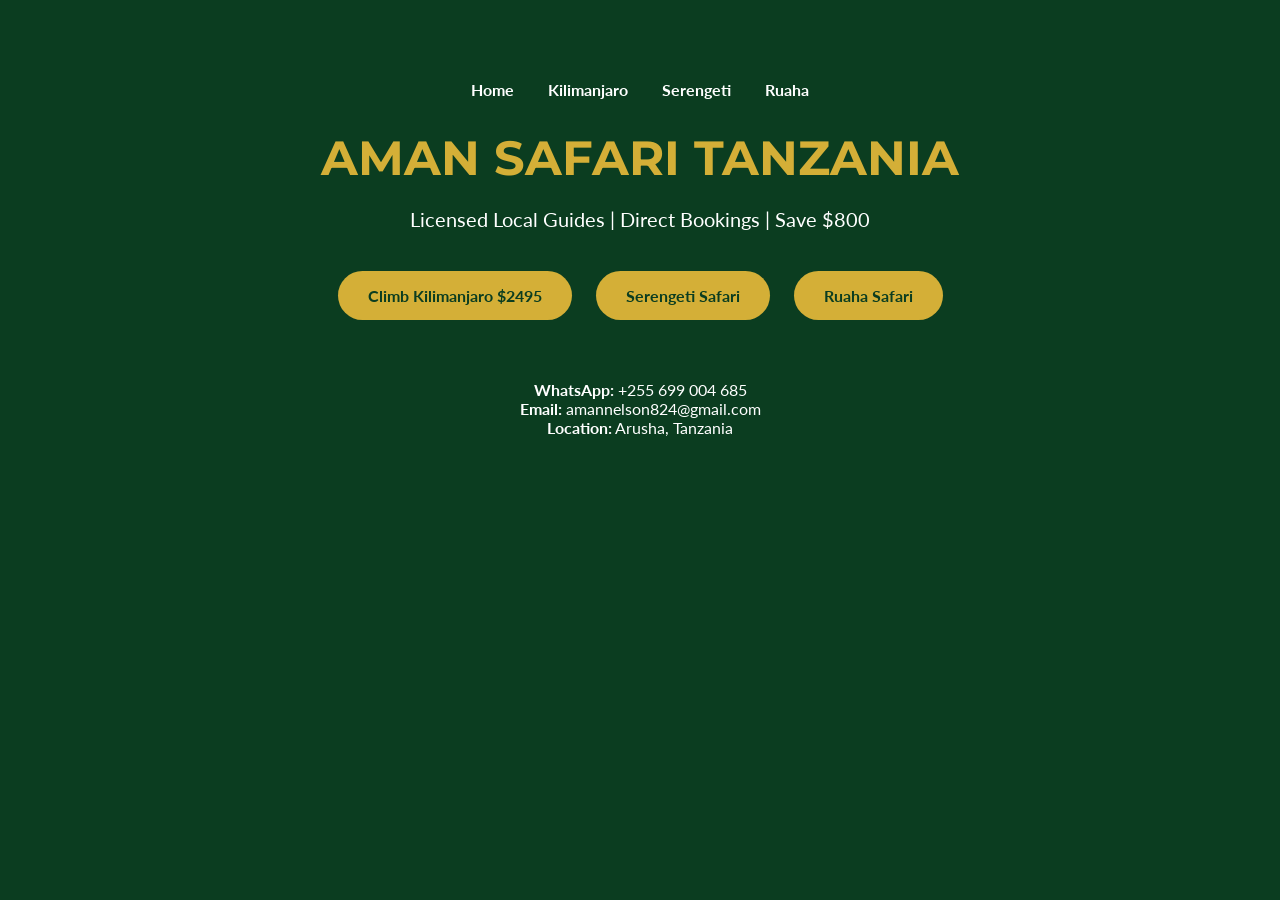
<file: Index.html>
<!DOCTYPE html>
<html lang="en">
<head>
    <meta charset="UTF-8">
    <meta name="viewport" content="width=device-width, initial-scale=1.0">
    <title>Aman Safari | Tanzania Safari Tours & Kilimanjaro Climbs</title>
    <meta name="description" content="Book direct with Aman Safari. Serengeti safaris, Kilimanjaro climbs, Ruaha tours. Licensed local guides from Arusha. Save $800 vs agencies.">
    <link rel="icon" href="data:image/svg+xml,<svg xmlns='http://www.w3.org/2000/svg' viewBox='0 0 100 100'><rect width='100' height='100' rx='20' fill='%230B3D20'/><text x='50' y='58' font-family='Montserrat,Arial,sans-serif' font-size='28' font-weight='700' fill='%23D4AF37' text-anchor='middle'>AMAN</text></svg>">
    <style>
        @import url('https://fonts.googleapis.com/css2?family=Montserrat:wght@700;900&family=Lato:wght@400;700&display=swap');
        * { margin: 0; padding: 0; box-sizing: border-box; }
        body { 
            font-family: 'Lato', sans-serif;
            background: #0B3D20; 
            color: white;
            text-align: center;
            padding: 50px 20px;
        }
        h1 { font-family: 'Montserrat', sans-serif; font-size: 48px; color: #D4AF37; margin-bottom: 20px; }
        .btn {
            background: #D4AF37;
            color: #0B3D20;
            padding: 15px 30px;
            border-radius: 50px;
            text-decoration: none;
            font-weight: 700;
            display: inline-block;
            margin: 10px;
        }
        nav { margin: 30px 0; }
        nav a { color: white; margin: 0 15px; text-decoration: none; font-weight: 700; }
    </style>
</head>
<body>
    <nav>
        <a href="index.html">Home</a>
        <a href="kilimanjaro.html">Kilimanjaro</a>
        <a href="serengeti.html">Serengeti</a>
        <a href="ruaha.html">Ruaha</a>
    </nav>
    
    <h1>AMAN SAFARI TANZANIA</h1>
    <p style="font-size: 20px; margin-bottom: 30px;">Licensed Local Guides | Direct Bookings | Save $800</p>
    
    <a href="kilimanjaro.html" class="btn">Climb Kilimanjaro $2495</a>
    <a href="serengeti.html" class="btn">Serengeti Safari</a>
    <a href="ruaha.html" class="btn">Ruaha Safari</a>
    
    <div style="margin-top: 50px;">
        <p><strong>WhatsApp:</strong> +255 699 004 685</p>
        <p><strong>Email:</strong> amannelson824@gmail.com</p>
        <p><strong>Location:</strong> Arusha, Tanzania</p>
    </div>
</body>
  </html>
</file>
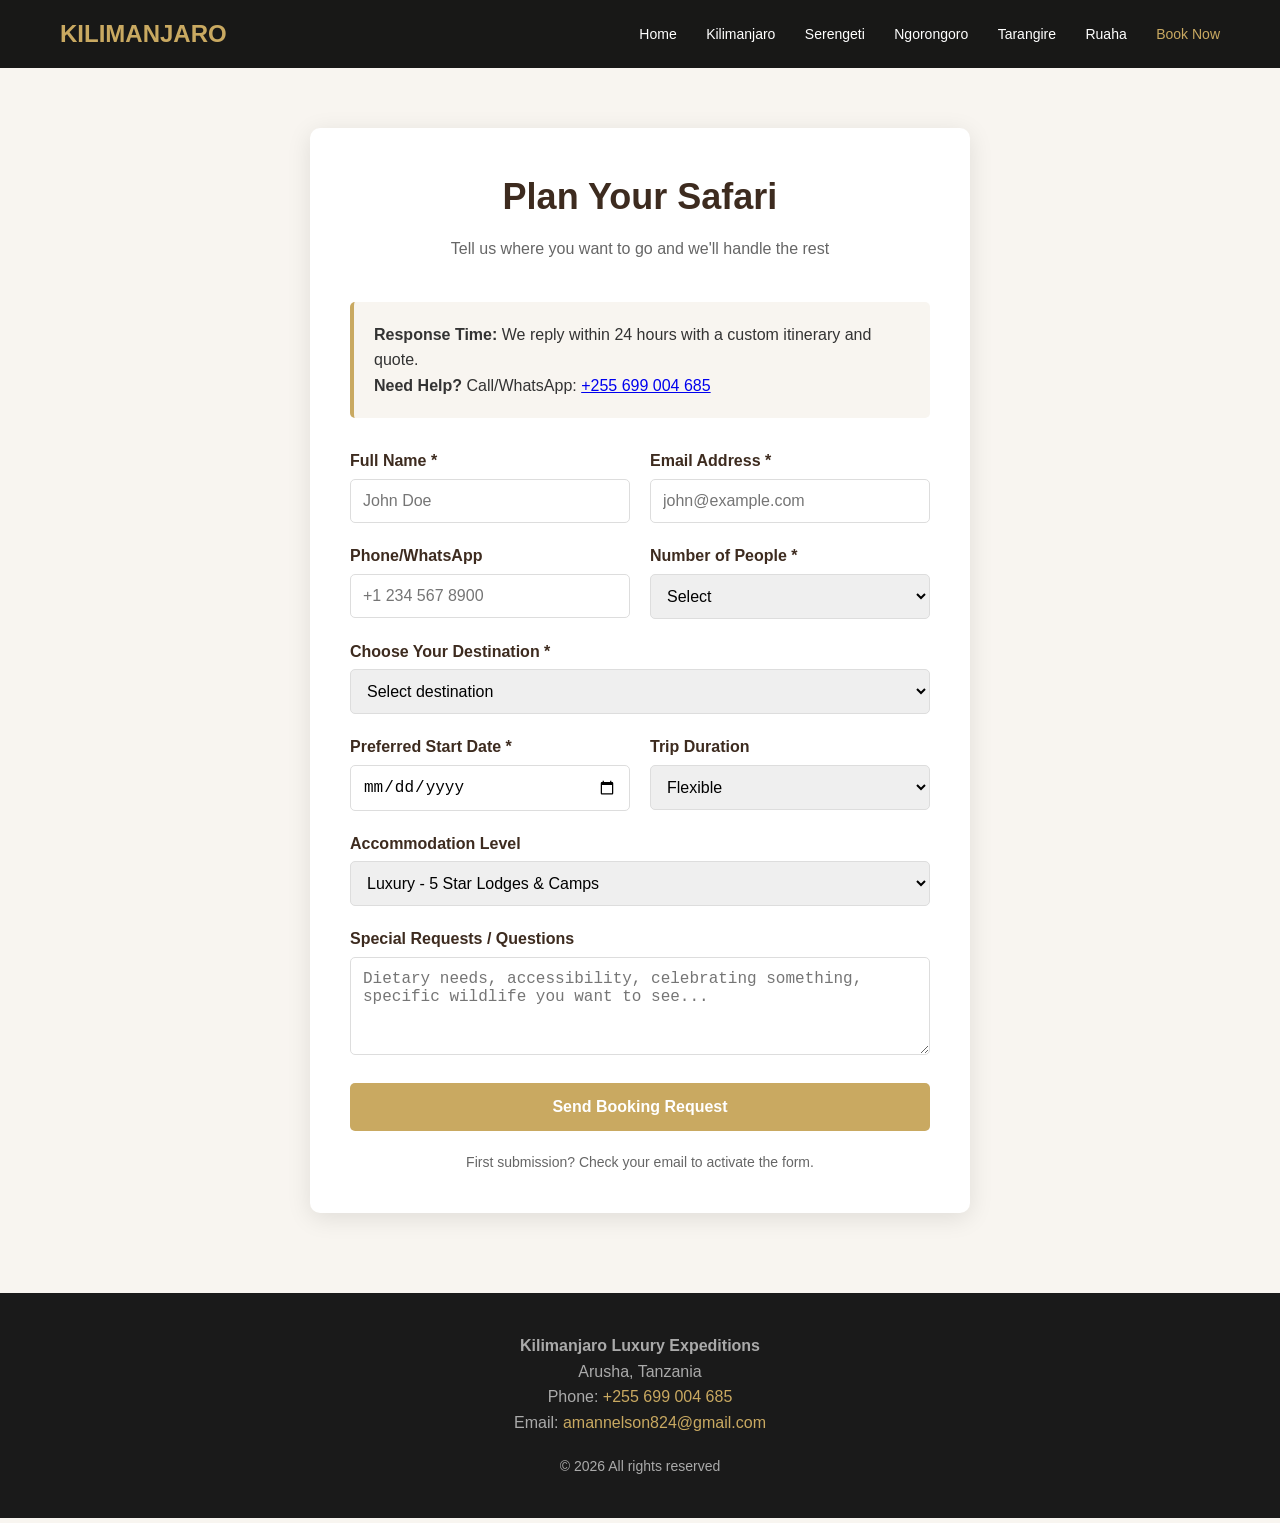
<file: booking.html>
<!DOCTYPE html>
<html lang="en">
<head>
<meta charset="UTF-8">
<meta name="viewport" content="width=device-width, initial-scale=1.0">
<title>Book Your Safari - Kilimanjaro Luxury Expeditions</title>
<style>
    * { margin: 0; padding: 0; box-sizing: border-box; }
    body { font-family: Arial, sans-serif; line-height: 1.6; color: #333; background: #F8F5F0; }

    header {
        background: rgba(0,0,0,0.9);
        padding: 15px 0;
    }

    nav {
        max-width: 1200px;
        margin: 0 auto;
        padding: 0 20px;
        display: flex;
        justify-content: space-between;
        align-items: center;
    }

   .logo { color: #C9A961; font-size: 24px; font-weight: bold; }
   .menu a {
        color: white;
        text-decoration: none;
        margin-left: 25px;
        font-size: 14px;
    }
   .menu a:hover,.menu a.active { color: #C9A961; }

   .booking-container {
        max-width: 700px;
        margin: 60px auto;
        padding: 0 20px;
    }

   .booking-box {
        background: white;
        padding: 40px;
        border-radius: 10px;
        box-shadow: 0 5px 25px rgba(0,0,0,0.1);
    }

    h1 {
        text-align: center;
        font-size: 36px;
        margin-bottom: 10px;
        color: #3D2B1F;
    }

   .subtitle {
        text-align: center;
        color: #666;
        margin-bottom: 40px;
    }

   .form-group { margin-bottom: 20px; }

    label {
        display: block;
        margin-bottom: 5px;
        font-weight: bold;
        color: #3D2B1F;
    }

    input, select, textarea {
        width: 100%;
        padding: 12px;
        border: 1px solid #ddd;
        border-radius: 5px;
        font-size: 16px;
    }

    input:focus, select:focus, textarea:focus {
        outline: none;
        border-color: #C9A961;
    }

   .form-row {
        display: grid;
        grid-template-columns: 1fr 1fr;
        gap: 20px;
    }

   .btn {
        background: #C9A961;
        color: white;
        padding: 15px 40px;
        border: none;
        border-radius: 5px;
        cursor: pointer;
        font-size: 16px;
        width: 100%;
        font-weight: bold;
    }

   .btn:hover { background: #B89650; }

   .info-box {
        background: #F8F5F0;
        padding: 20px;
        border-radius: 5px;
        margin-bottom: 30px;
        border-left: 4px solid #C9A961;
    }

    footer {
        background: #1A1A1A;
        color: #aaa;
        text-align: center;
        padding: 40px 20px;
        margin-top: 80px;
    }

    footer a { color: #C9A961; text-decoration: none; }

    @media (max-width: 768px) {
       .form-row { grid-template-columns: 1fr; }
       .menu a { margin-left: 15px; font-size: 12px; }
       .booking-box { padding: 25px; }
    }
</style>
</head>
<body>

<header>
    <nav>
        <div class="logo">KILIMANJARO</div>
        <div class="menu">
            <a href="index.html">Home</a>
            <a href="kilimanjaro.html">Kilimanjaro</a>
            <a href="serengeti.html">Serengeti</a>
            <a href="ngorongoro.html">Ngorongoro</a>
            <a href="tarangire.html">Tarangire</a>
            <a href="ruaha.html">Ruaha</a>
            <a href="booking.html" class="active">Book Now</a>
        </div>
    </nav>
</header>

<div class="booking-container">
    <div class="booking-box">
        <h1>Plan Your Safari</h1>
        <p class="subtitle">Tell us where you want to go and we'll handle the rest</p>

        <div class="info-box">
            <strong>Response Time:</strong> We reply within 24 hours with a custom itinerary and quote.<br>
            <strong>Need Help?</strong> Call/WhatsApp: <a href="tel:+255699004685">+255 699 004 685</a>
        </div>

        <form action="https://formsubmit.co/amannelson824@gmail.com" method="POST">
            <input type="hidden" name="_subject" value="New Safari Booking Request">
            <input type="hidden" name="_captcha" value="false">
            <input type="hidden" name="_template" value="table">

            <div class="form-row">
                <div class="form-group">
                    <label>Full Name *</label>
                    <input type="text" name="name" required placeholder="John Doe">
                </div>
                <div class="form-group">
                    <label>Email Address *</label>
                    <input type="email" name="email" required placeholder="john@example.com">
                </div>
            </div>

            <div class="form-row">
                <div class="form-group">
                    <label>Phone/WhatsApp</label>
                    <input type="tel" name="phone" placeholder="+1 234 567 8900">
                </div>
                <div class="form-group">
                    <label>Number of People *</label>
                    <select name="group_size" required>
                        <option value="">Select</option>
                        <option value="1">Solo Traveler</option>
                        <option value="2">2 People</option>
                        <option value="3-4">3-4 People</option>
                        <option value="5-8">5-8 People</option>
                        <option value="9+">9+ People</option>
                    </select>
                </div>
            </div>

            <div class="form-group">
                <label>Choose Your Destination *</label>
                <select name="route" required id="route-select">
                    <option value="">Select destination</option>
                    <option value="Kilimanjaro">Kilimanjaro - 7-9 Days Trek</option>
                    <option value="Serengeti">Serengeti - 4-7 Days Safari</option>
                    <option value="Ngorongoro">Ngorongoro Crater - 3-5 Days</option>
                    <option value="Tarangire">Tarangire - 2-4 Days Safari</option>
                    <option value="Ruaha">Ruaha - 3-6 Days Safari</option>
                    <option value="Multiple">Multiple Parks - Custom Itinerary</option>
                </select>
            </div>

            <div class="form-row">
                <div class="form-group">
                    <label>Preferred Start Date *</label>
                    <input type="date" name="date" required>
                </div>
                <div class="form-group">
                    <label>Trip Duration</label>
                    <select name="duration">
                        <option value="">Flexible</option>
                        <option value="3-5 days">3-5 Days</option>
                        <option value="6-8 days">6-8 Days</option>
                        <option value="9-12 days">9-12 Days</option>
                        <option value="13+ days">13+ Days</option>
                    </select>
                </div>
            </div>

            <div class="form-group">
                <label>Accommodation Level</label>
                <select name="accommodation">
                    <option value="Luxury">Luxury - 5 Star Lodges & Camps</option>
                    <option value="Mid-Range">Mid-Range - 4 Star Comfort</option>
                    <option value="Budget">Budget - 3 Star Clean & Safe</option>
                    <option value="Mixed">Mixed - Depends on Location</option>
                </select>
            </div>

            <div class="form-group">
                <label>Special Requests / Questions</label>
                <textarea name="message" rows="4" placeholder="Dietary needs, accessibility, celebrating something, specific wildlife you want to see..."></textarea>
            </div>

            <button type="submit" class="btn">Send Booking Request</button>
        </form>

        <p style="text-align: center; margin-top: 20px; font-size: 14px; color: #666;">
            First submission? Check your email to activate the form.
        </p>
    </div>
</div>

<footer>
    <p><strong>Kilimanjaro Luxury Expeditions</strong></p>
    <p>Arusha, Tanzania</p>
    <p>Phone: <a href="tel:+255699004685">+255 699 004 685</a></p>
    <p>Email: <a href="mailto:amannelson824@gmail.com">amannelson824@gmail.com</a></p>
    <p style="margin-top: 20px; font-size: 14px;">&copy; 2026 All rights reserved</p>
</footer>

<script>
    // Auto-set min date to today
    document.querySelector('input[name="date"]').min = new Date().toISOString().split('T')[0];

    // Pre-select route if coming from park page
    const urlParams = new URLSearchParams(window.location.search);
    const route = urlParams.get('route');
    if (route) {
        document.getElementById('route-select').value = route;
    }
</script>

</body>
                      </html>
</file>
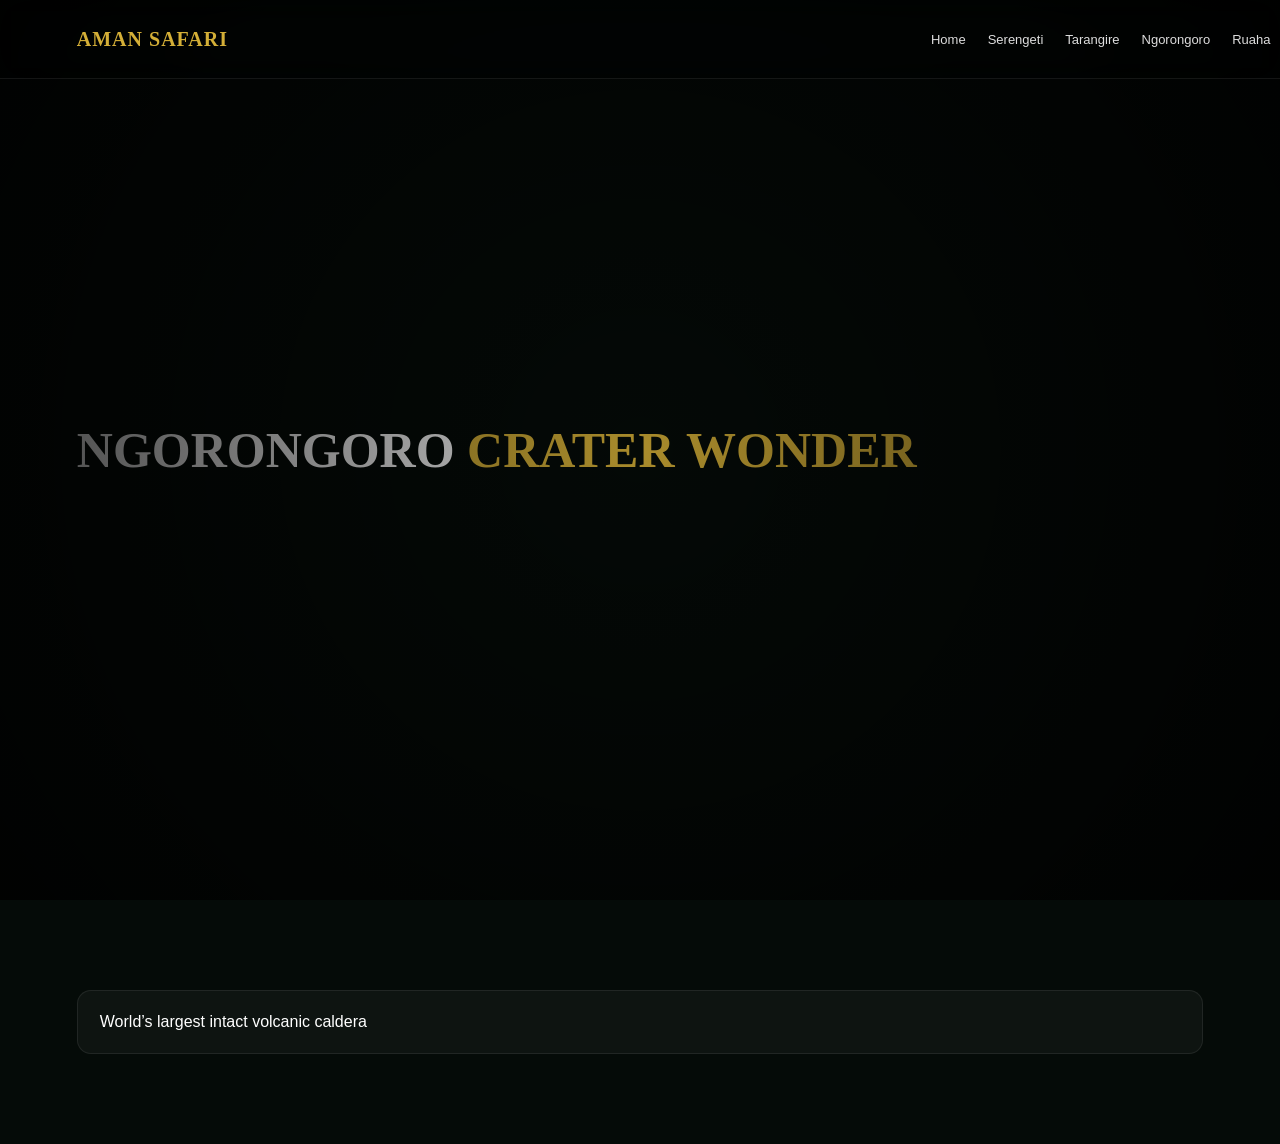
<file: ngorongoro.html>
<!DOCTYPE html>
<html>
<head>
<title>Ngorongoro Safari</title>
<meta name="viewport" content="width=device-width, initial-scale=1.0">
<style>
body{margin:0;font-family:Arial;background:#07130e;color:#fff}
nav{display:flex;justify-content:space-between;padding:15px 6%;background:rgba(0,0,0,0.6);position:fixed;width:100%;top:0}
nav ul{display:flex;gap:15px;list-style:none}
nav a{color:#ddd;text-decoration:none;font-size:13px}
.logo{color:#d4af37;font-weight:bold}

.hero{
height:90vh;
background:url('https://images.unsplash.com/photo-1604341525249-1c2c5f3f0d77?auto=format&fit=crop&w=1600&q=80') center/cover;
display:flex;align-items:center;padding:6%;
}

.hero h1{font-size:50px}
.hero span{color:#d4af37}

.section{padding:60px 6%}
.card{background:#14261d;padding:20px;border-radius:10px}

  <link href="https://fonts.googleapis.com/css2?family=Playfair+Display:wght@500;700&family=Montserrat:wght@300;400;600&display=swap" rel="stylesheet">

<style>
*{
margin:0;
padding:0;
box-sizing:border-box;
}

body{
font-family:'Montserrat', sans-serif;
background:#050b08;
color:#fff;
overflow-x:hidden;
}

/* CINEMATIC NAV */
nav{
position:fixed;
top:0;
width:100%;
z-index:999;
display:flex;
justify-content:space-between;
align-items:center;
padding:14px 6%;
background:rgba(0,0,0,0.25);
backdrop-filter:blur(16px);
border-bottom:1px solid rgba(255,255,255,0.08);
}

.logo{
font-family:'Playfair Display';
font-size:20px;
color:#d4af37;
letter-spacing:1px;
}

nav ul{
display:flex;
gap:22px;
list-style:none;
}

nav a{
color:#ddd;
text-decoration:none;
font-size:13px;
transition:0.3s;
}

nav a:hover{
color:#d4af37;
}

/* CINEMATIC HERO */
.hero{
height:100vh;
display:flex;
align-items:center;
padding:0 6%;
position:relative;
overflow:hidden;
}

/* dark cinematic overlay */
.hero::before{
content:"";
position:absolute;
inset:0;
background:radial-gradient(circle at center, rgba(0,0,0,0.2), rgba(0,0,0,0.85));
z-index:1;
}

/* animated background */
.hero-bg{
position:absolute;
inset:0;
background-size:cover;
background-position:center;
transform:scale(1.1);
animation:zoom 20s infinite alternate;
filter:contrast(1.1) brightness(0.8);
}

@keyframes zoom{
0%{transform:scale(1.1);}
100%{transform:scale(1.25);}
}

.hero-content{
position:relative;
z-index:2;
max-width:650px;
animation:fadeIn 1.5s ease;
}

@keyframes fadeIn{
from{opacity:0;transform:translateY(30px);}
to{opacity:1;transform:translateY(0);}
}

h1{
font-family:'Playfair Display';
font-size:clamp(34px,5vw,70px);
line-height:1.1;
}

h1 span{
color:#d4af37;
}

p{
color:#ddd;
margin-top:15px;
font-size:15px;
line-height:1.7;
}

.btn{
display:inline-block;
margin-top:25px;
padding:12px 22px;
border-radius:8px;
text-decoration:none;
font-weight:600;
font-size:13px;
transition:0.3s;
}

.btn-gold{
background:#d4af37;
color:#000;
}

.btn-outline{
border:1px solid #d4af37;
color:#d4af37;
margin-left:10px;
}

.btn:hover{
transform:translateY(-2px);
}

/* SECTIONS */
.section{
padding:90px 6%;
}

.title{
font-family:'Playfair Display';
font-size:32px;
margin-bottom:30px;
}

/* CARDS */
.grid{
display:grid;
grid-template-columns:repeat(auto-fit,minmax(220px,1fr));
gap:18px;
}

.card{
background:rgba(255,255,255,0.04);
padding:22px;
border-radius:14px;
border:1px solid rgba(255,255,255,0.08);
transition:0.4s;
}

.card:hover{
transform:translateY(-8px);
border-color:#d4af37;
}

/* CINEMATIC CTA */
.cta{
background:linear-gradient(135deg,#d4af37,#8a6a1f);
color:#000;
padding:70px 6%;
text-align:center;
border-radius:20px;
}

/* FOOTER */
footer{
padding:40px;
text-align:center;
color:#aaa;
border-top:1px solid rgba(255,255,255,0.08);
}

/* MOBILE */
@media(max-width:768px){
nav ul{display:none;}
.section{padding:60px 6%;}
}
</style>
</head>

<body>

<nav>
<div class="logo">AMAN SAFARI</div>
<ul>
<li><a href="index.html">Home</a></li>
<li><a href="serengeti.html">Serengeti</a></li>
<li><a href="tarangire.html">Tarangire</a></li>
<li><a href="ngorongoro.html">Ngorongoro</a></li>
<li><a href="ruaha.html">Ruaha</a></li>
<li><a href="kilimanjaro.html">Kilimanjaro</a></li>
</ul>
</nav>

<section class="hero">
<div>
<h1>NGORONGORO <span>CRATER WONDER</span></h1>
</div>
</section>

<section class="section">
<div class="card">World’s largest intact volcanic caldera</div>
</section>

</body>
</html>
</file>
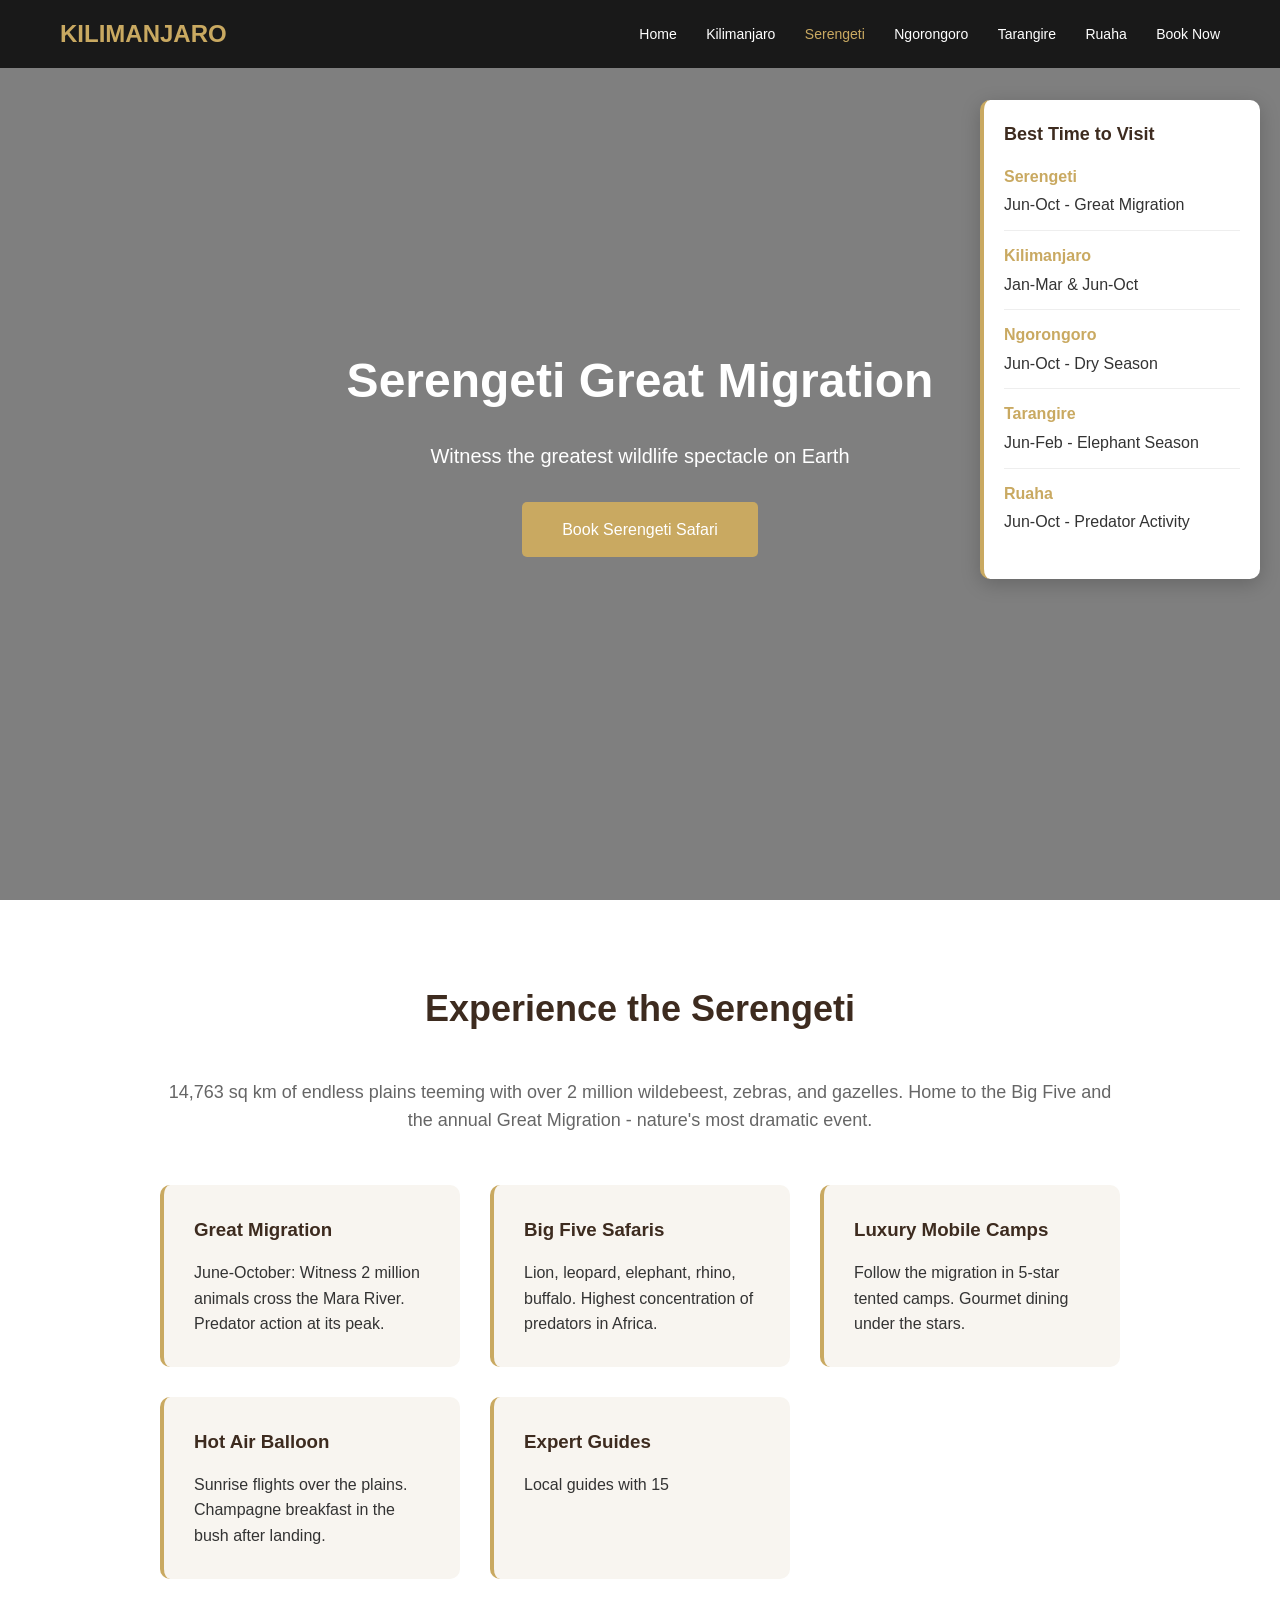
<file: serengeti.html>
<!DOCTYPE html>
<html lang="en">
<head>
<meta charset="UTF-8">
<meta name="viewport" content="width=device-width, initial-scale=1.0">
<title>Serengeti Luxury Safari - Kilimanjaro Expeditions</title>
<style>
    * { margin: 0; padding: 0; box-sizing: border-box; }
    
    body { 
        font-family: Arial, sans-serif; 
        line-height: 1.6; 
        color: #333;
    }
    
    /* Header */
    header {
        background: rgba(0,0,0,0.8);
        position: fixed;
        width: 100%;
        top: 0;
        z-index: 100;
        padding: 15px 0;
    }
    
    nav {
        max-width: 1200px;
        margin: 0 auto;
        padding: 0 20px;
        display: flex;
        justify-content: space-between;
        align-items: center;
    }
    
    .logo {
        color: #C9A961;
        font-size: 24px;
        font-weight: bold;
    }
    
    .menu a {
        color: white;
        text-decoration: none;
        margin-left: 25px;
        font-size: 14px;
    }
    
    .menu a:hover, .menu a.active { color: #C9A961; }
    
    /* Hero */
    .hero {
        height: 100vh;
        background: linear-gradient(rgba(0,0,0,0.5), rgba(0,0,0,0.5)), 
                    url('https://images.unsplash.com/photo-1516426122078-cd0988402c8b?q=80&w=2670') center/cover;
        display: flex;
        align-items: center;
        justify-content: center;
        text-align: center;
        color: white;
        padding: 0 20px;
    }
    
    .hero h1 {
        font-size: 48px;
        margin-bottom: 20px;
    }
    
    .hero p {
        font-size: 20px;
        margin-bottom: 30px;
    }
    
    .btn {
        background: #C9A961;
        color: white;
        padding: 15px 40px;
        text-decoration: none;
        border-radius: 5px;
        display: inline-block;
        border: none;
        cursor: pointer;
        font-size: 16px;
    }
    
    .btn:hover { background: #B89650; }
    
    /* Content Section */
    .content {
        max-width: 1000px;
        margin: 80px auto;
        padding: 0 20px;
    }
    
    .content h2 {
        text-align: center;
        font-size: 36px;
        margin-bottom: 40px;
        color: #3D2B1F;
    }
    
    .features {
        display: grid;
        grid-template-columns: repeat(auto-fit, minmax(250px, 1fr));
        gap: 30px;
        margin: 50px 0;
    }
    
    .feature-box {
        background: #F8F5F0;
        padding: 30px;
        border-radius: 10px;
        border-left: 4px solid #C9A961;
    }
    
    .feature-box h3 {
        color: #3D2B1F;
        margin-bottom: 15px;
    }
    
    /* Best Time Widget */
    .widget {
        position: fixed;
        right: 20px;
        top: 100px;
        background: white;
        padding: 20px;
        border-radius: 10px;
        box-shadow: 0 5px 20px rgba(0,0,0,0.2);
        width: 280px;
        border-left: 4px solid #C9A961;
    }
    
    .widget h3 {
        color: #3D2B1F;
        margin-bottom: 15px;
        font-size: 18px;
    }
    
    .widget-item {
        margin-bottom: 12px;
        padding-bottom: 12px;
        border-bottom: 1px solid #eee;
    }
    
    .widget-item:last-child { border: none; }
    
    .widget-item strong {
        color: #C9A961;
        display: block;
        margin-bottom: 3px;
    }
    
    /* CTA Section */
    .cta {
        background: #3D2B1F;
        color: white;
        text-align: center;
        padding: 60px 20px;
        margin-top: 80px;
    }
    
    .cta h2 {
        font-size: 32px;
        margin-bottom: 20px;
    }
    
    /* Footer */
    footer {
        background: #1A1A1A;
        color: #aaa;
        text-align: center;
        padding: 40px 20px;
    }
    
    footer a { color: #C9A961; text-decoration: none; }
    
    /* Mobile */
    @media (max-width: 768px) {
        .hero h1 { font-size: 32px; }
        .widget { display: none; }
        .menu a { margin-left: 15px; font-size: 12px; }
    }
</style>
</head>
<body>

<!-- Header with full menu linking all pages -->
<header>
    <nav>
        <div class="logo">KILIMANJARO</div>
        <div class="menu">
            <a href="index.html">Home</a>
            <a href="kilimanjaro.html">Kilimanjaro</a>
            <a href="serengeti.html" class="active">Serengeti</a>
            <a href="ngorongoro.html">Ngorongoro</a>
            <a href="tarangire.html">Tarangire</a>
            <a href="ruaha.html">Ruaha</a>
            <a href="booking.html">Book Now</a>
        </div>
    </nav>
</header>

<!-- Hero -->
<section class="hero">
    <div>
        <h1>Serengeti Great Migration</h1>
        <p>Witness the greatest wildlife spectacle on Earth</p>
        <a href="booking.html?route=Serengeti" class="btn">Book Serengeti Safari</a>
    </div>
</section>

<!-- Best Time Widget - Same on all pages -->
<div class="widget">
    <h3>Best Time to Visit</h3>
    <div class="widget-item">
        <strong>Serengeti</strong>
        Jun-Oct - Great Migration
    </div>
    <div class="widget-item">
        <strong>Kilimanjaro</strong>
        Jan-Mar & Jun-Oct
    </div>
    <div class="widget-item">
        <strong>Ngorongoro</strong>
        Jun-Oct - Dry Season
    </div>
    <div class="widget-item">
        <strong>Tarangire</strong>
        Jun-Feb - Elephant Season
    </div>
    <div class="widget-item">
        <strong>Ruaha</strong>
        Jun-Oct - Predator Activity
    </div>
</div>

<!-- Content -->
<section class="content">
    <h2>Experience the Serengeti</h2>
    <p style="text-align: center; font-size: 18px; color: #666; margin-bottom: 50px;">
        14,763 sq km of endless plains teeming with over 2 million wildebeest, zebras, and gazelles. 
        Home to the Big Five and the annual Great Migration - nature's most dramatic event.
    </p>
    
    <div class="features">
        <div class="feature-box">
            <h3>Great Migration</h3>
            <p>June-October: Witness 2 million animals cross the Mara River. Predator action at its peak.</p>
        </div>
        <div class="feature-box">
            <h3>Big Five Safaris</h3>
            <p>Lion, leopard, elephant, rhino, buffalo. Highest concentration of predators in Africa.</p>
        </div>
        <div class="feature-box">
            <h3>Luxury Mobile Camps</h3>
            <p>Follow the migration in 5-star tented camps. Gourmet dining under the stars.</p>
        </div>
        <div class="feature-box">
            <h3>Hot Air Balloon</h3>
            <p>Sunrise flights over the plains. Champagne breakfast in the bush after landing.</p>
        </div>
        <div class="feature-box">
            <h3>Expert Guides</h3>
            <p>Local guides with 15
</file>
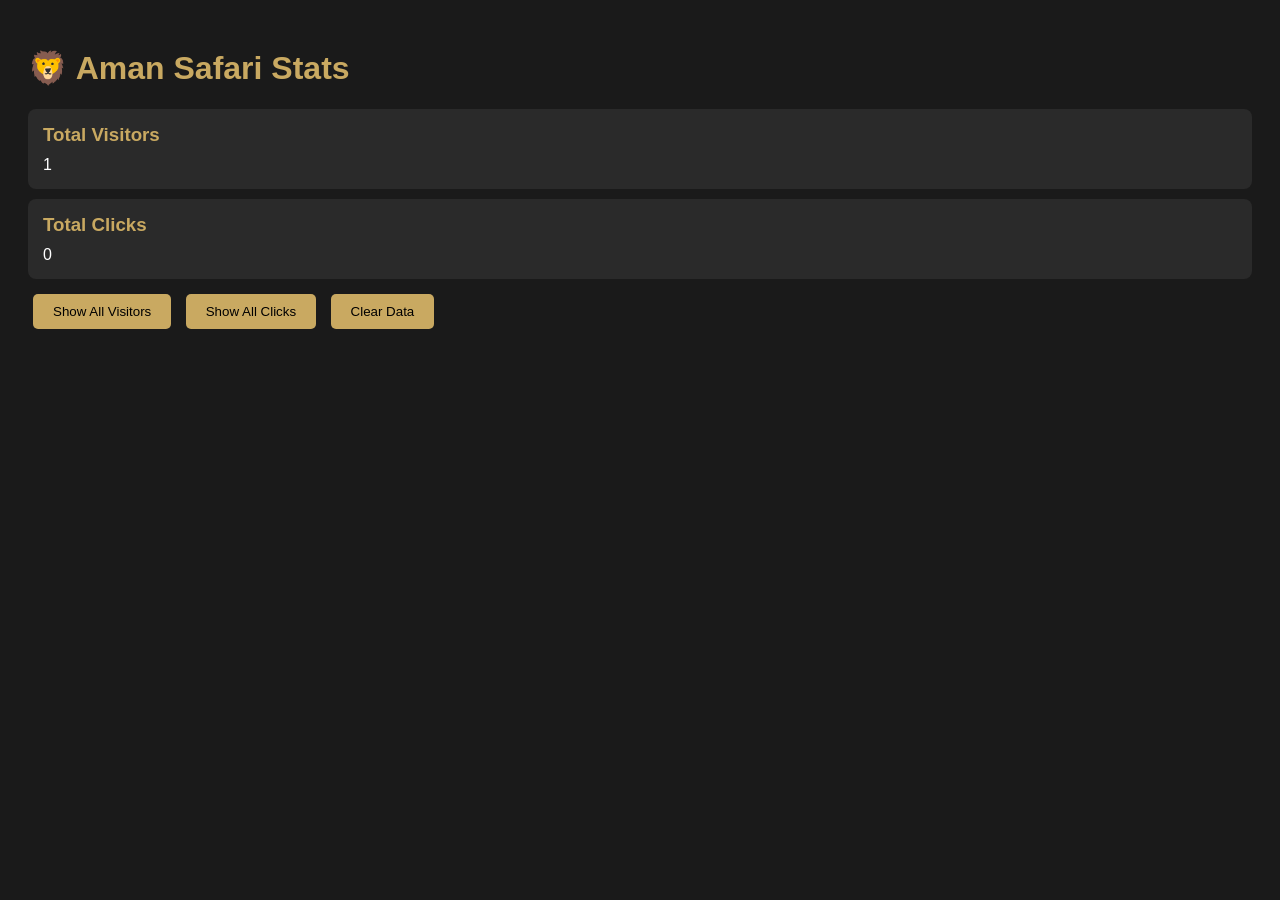
<file: stats.html>
<!DOCTYPE html>
<html>
<head>
    <title>Aman Stats</title>
    <meta name="viewport" content="width=device-width, initial-scale=1.0">
    <style>
        body { font-family: sans-serif; background: #1a1a1a; color: #fff; padding: 20px; }
        h1 { color: #C9A961; }
        .stat { background: #2a2a2a; padding: 15px; margin: 10px 0; border-radius: 8px; }
        .stat h3 { color: #C9A961; margin: 0 0 10px 0; }
        button { background: #C9A961; color: #000; border: none; padding: 10px 20px; border-radius: 5px; margin: 5px; }
        pre { background: #000; padding: 10px; overflow-x: auto; font-size: 12px; }
    </style>
</head>
<body>
    <h1>🦁 Aman Safari Stats</h1>
    
    <div class="stat">
        <h3>Total Visitors</h3>
        <div id="totalVisits">0</div>
    </div>
    
    <div class="stat">
        <h3>Total Clicks</h3>
        <div id="totalClicks">0</div>
    </div>
    
    <button onclick="showVisits()">Show All Visitors</button>
    <button onclick="showClicks()">Show All Clicks</button>
    <button onclick="clearData()">Clear Data</button>
    
    <div id="output"></div>

    <script>
        function updateStats() {
            const visits = JSON.parse(localStorage.getItem('aman_visits') || '[]');
            const clicks = JSON.parse(localStorage.getItem('aman_clicks') || '[]');
            document.getElementById('totalVisits').innerText = visits.length;
            document.getElementById('totalClicks').innerText = clicks.length;
        }
        
        function showVisits() {
            const visits = JSON.parse(localStorage.getItem('aman_visits') || '[]');
            let html = '<h3>Visitor Log</h3>';
            visits.reverse().forEach(v => {
                html += `<pre>Time: ${v.time}\nPage: ${v.page}\nFrom: ${v.referrer}\nDevice: ${v.screen}</pre>`;
            });
            document.getElementById('output').innerHTML = html;
        }
        
        function showClicks() {
            const clicks = JSON.parse(localStorage.getItem('aman_clicks') || '[]');
            let html = '<h3>Click Log</h3>';
            clicks.reverse().forEach(c => {
                html += `<pre>Time: ${c.time}\nClicked: ${c.text}\nLink: ${c.href}\nPage: ${c.page}</pre>`;
            });
            document.getElementById('output').innerHTML = html;
        }
        
        function clearData() {
            if(confirm('Delete all tracking data?')) {
                localStorage.removeItem('aman_visits');
                localStorage.removeItem('aman_clicks');
                updateStats();
                document.getElementById('output').innerHTML = '';
            }
        }
        
        updateStats();
    </script>
</body>
      </html>
</file>
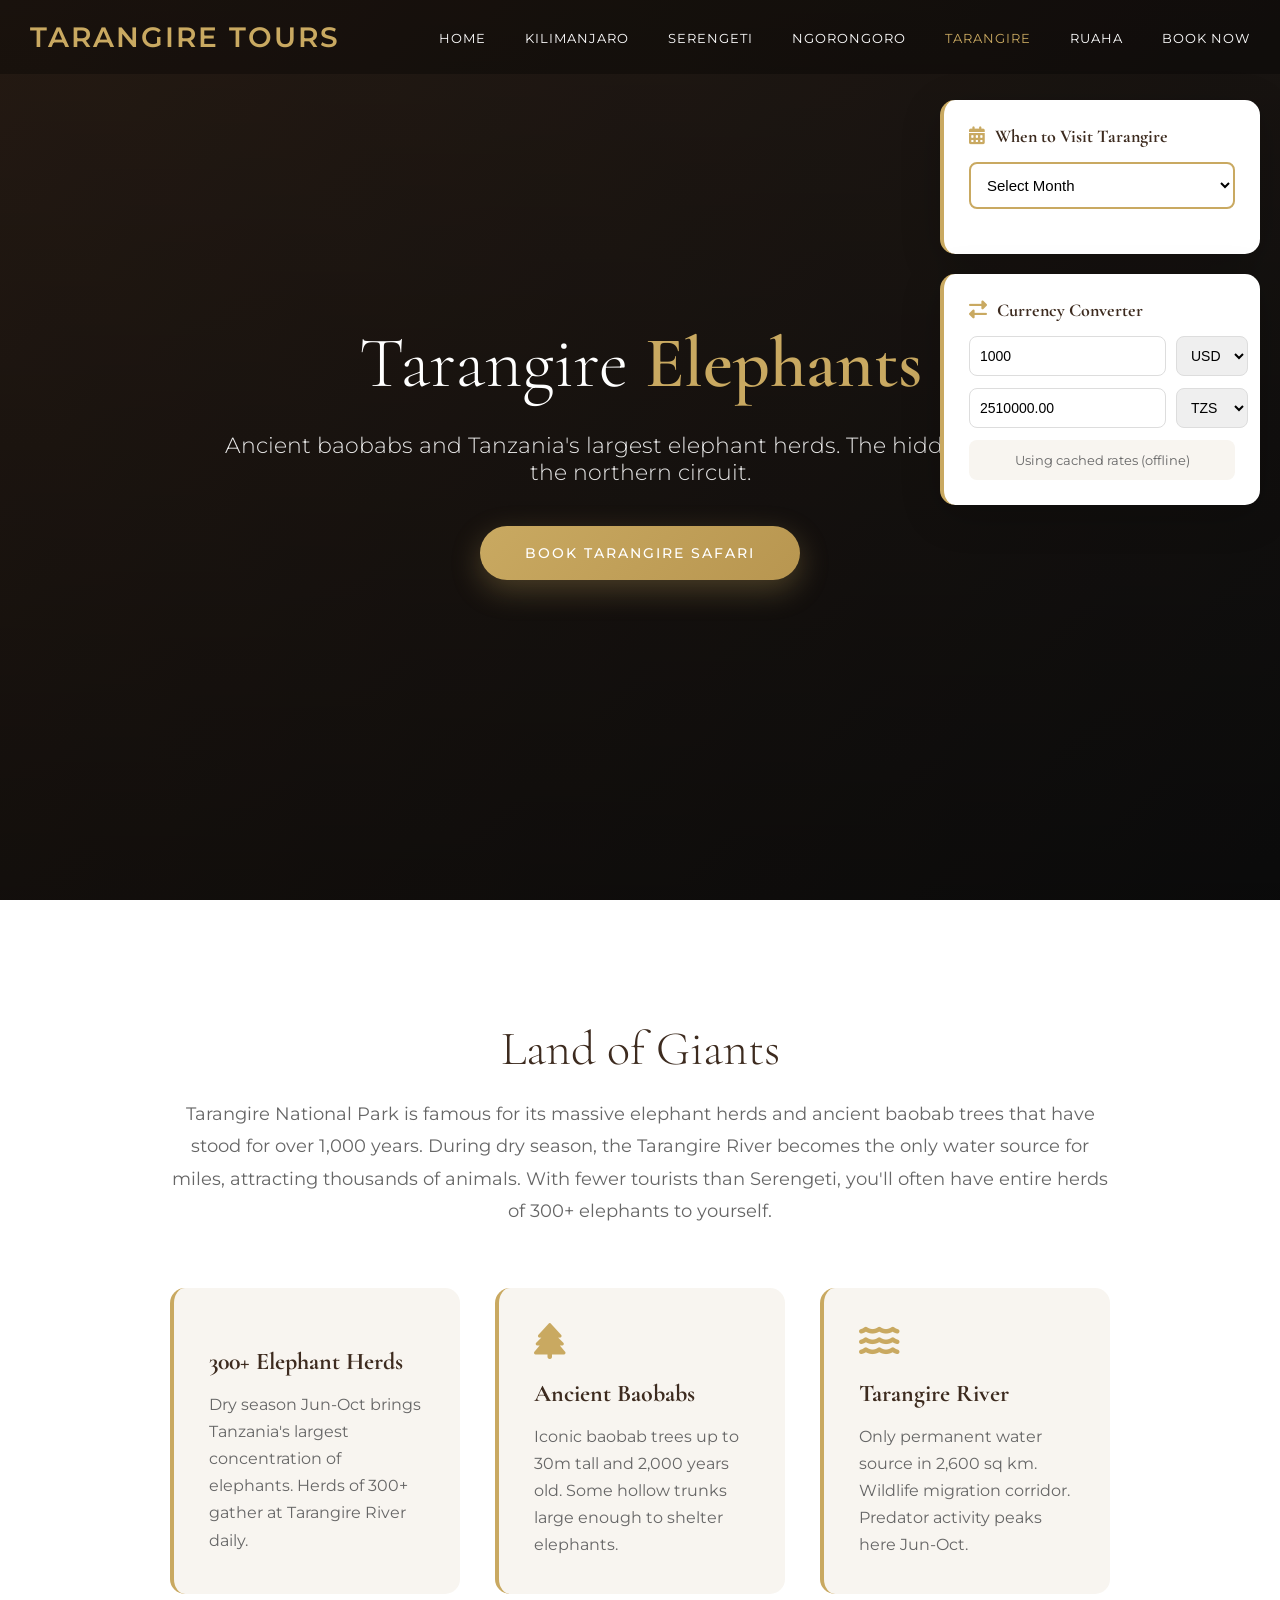
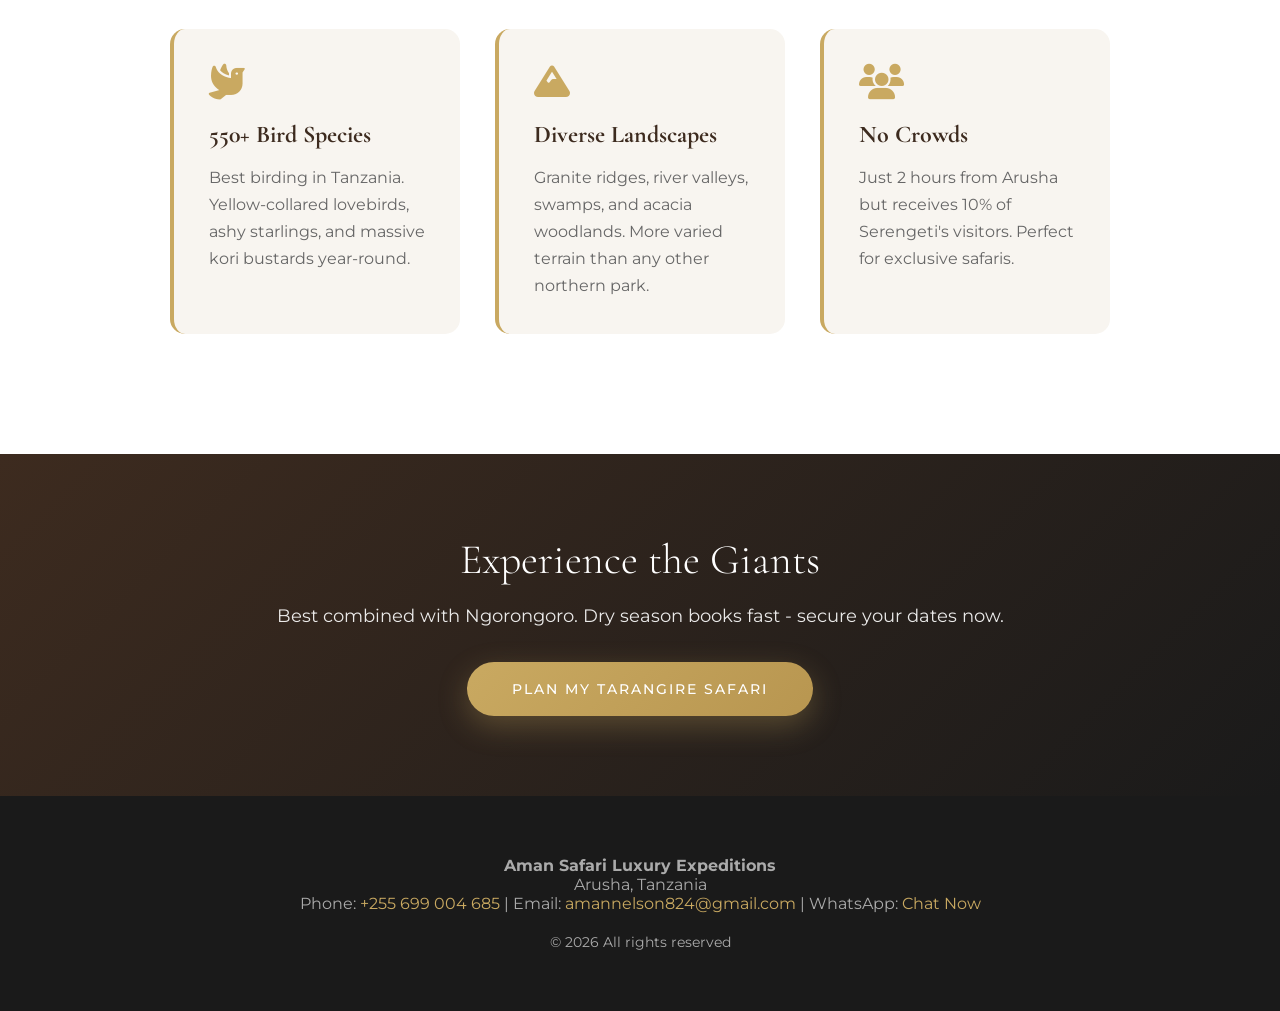
<file: tarangire.html>
<!DOCTYPE html>
<html lang="en">
<head>
<meta charset="UTF-8">
<meta name="viewport" content="width=device-width, initial-scale=1.0">
<title>Tarangire National Park Safari - Kilimanjaro Luxury Expeditions</title>
<link href="https://fonts.googleapis.com/css2?family=Cormorant+Garamond:wght@300;400;600;700&family=Montserrat:wght@300;400;500;600&display=swap" rel="stylesheet">
<link rel="stylesheet" href="https://cdnjs.cloudflare.com/ajax/libs/font-awesome/6.5.1/css/all.min.css">
<style>
    * { margin: 0; padding: 0; box-sizing: border-box; }

    body {
        font-family: 'Montserrat', sans-serif;
        color: #333;
        overflow-x: hidden;
    }

    h1, h2, h3 { font-family: 'Cormorant Garamond', serif; }

    /* Header */
    header {
        position: fixed;
        width: 100%;
        top: 0;
        z-index: 1000;
        padding: 20px 0;
        transition: all 0.4s ease;
        background: rgba(0,0,0,0.3);
    }

    header.scrolled {
        background: rgba(26, 26, 26, 0.95);
        backdrop-filter: blur(10px);
        padding: 15px 0;
    }

    nav {
        max-width: 1400px;
        margin: 0 auto;
        padding: 0 30px;
        display: flex;
        justify-content: space-between;
        align-items: center;
    }

 .logo {
        color: #C9A961;
        font-size: 28px;
        font-weight: 600;
        letter-spacing: 2px;
    }

 .menu a {
        color: white;
        text-decoration: none;
        margin-left: 35px;
        font-size: 13px;
        text-transform: uppercase;
        letter-spacing: 1px;
        transition: color 0.3s;
    }

 .menu a:hover,.menu a.active { color: #C9A961; }

    /* Hero */
 .hero {
        height: 100vh;
        position: relative;
        display: flex;
        align-items: center;
        justify-content: center;
        text-align: center;
        color: white;
        overflow: hidden;
        background: linear-gradient(135deg, #3D2B1F 0%, #1A1A1A 100%);
    }

 .hero-bg-image {
        position: absolute;
        top: 0;
        left: 0;
        width: 100%;
        height: 100%;
        object-fit: cover;
        z-index: -2;
    }

 .hero::after {
        content: '';
        position: absolute;
        top: 0;
        left: 0;
        width: 100%;
        height: 100%;
        background: linear-gradient(rgba(0,0,0,0.4), rgba(0,0,0,0.6));
        z-index: 0;
    }

 .hero-content {
        max-width: 900px;
        padding: 0 30px;
        z-index: 1;
        position: relative;
    }

 .hero h1 {
        font-size: 72px;
        font-weight: 300;
        margin-bottom: 25px;
        line-height: 1.2;
    }

 .hero h1 span {
        color: #C9A961;
        font-weight: 600;
    }

 .hero p {
        font-size: 22px;
        font-weight: 300;
        margin-bottom: 40px;
        opacity: 0.9;
    }

 .btn {
        background: linear-gradient(135deg, #C9A961 0%, #B89650 100%);
        color: white;
        padding: 18px 45px;
        text-decoration: none;
        border-radius: 50px;
        display: inline-block;
        border: none;
        cursor: pointer;
        font-size: 14px;
        text-transform: uppercase;
        letter-spacing: 2px;
        font-weight: 500;
        transition: all 0.4s;
        box-shadow: 0 10px 30px rgba(201, 169, 97, 0.3);
    }

 .btn:hover {
        transform: translateY(-3px);
        box-shadow: 0 15px 40px rgba(201, 169, 97, 0.5);
    }

    /* Content Section */
 .content {
        max-width: 1000px;
        margin: 120px auto;
        padding: 0 30px;
    }

 .content h2 {
        text-align: center;
        font-size: 48px;
        font-weight: 300;
        margin-bottom: 20px;
        color: #3D2B1F;
    }

 .intro-text {
        text-align: center;
        font-size: 18px;
        color: #666;
        margin-bottom: 60px;
        line-height: 1.8;
    }

 .features {
        display: grid;
        grid-template-columns: repeat(auto-fit, minmax(280px, 1fr));
        gap: 35px;
        margin: 60px 0;
    }

 .feature-box {
        background: #F8F5F0;
        padding: 35px;
        border-radius: 15px;
        border-left: 4px solid #C9A961;
        transition: all 0.3s;
    }

 .feature-box:hover {
        transform: translateY(-5px);
        box-shadow: 0 15px 40px rgba(0,0,0,0.1);
    }

 .feature-box i {
        font-size: 36px;
        color: #C9A961;
        margin-bottom: 20px;
    }

 .feature-box h3 {
        color: #3D2B1F;
        margin-bottom: 15px;
        font-size: 24px;
    }

 .feature-box p {
        color: #666;
        line-height: 1.7;
    }

    /* Widgets Container */
 .widgets-container {
        position: fixed;
        right: 20px;
        top: 100px;
        width: 320px;
        z-index: 999;
        display: flex;
        flex-direction: column;
        gap: 20px;
    }

    /* Weather Widget */
 .weather-widget {
        background: white;
        padding: 25px;
        border-radius: 15px;
        box-shadow: 0 10px 40px rgba(0,0,0,0.2);
        border-left: 4px solid #C9A961;
    }

 .weather-widget h3 {
        color: #3D2B1F;
        margin-bottom: 15px;
        font-size: 18px;
        display: flex;
        align-items: center;
        gap: 10px;
    }

 .weather-widget h3 i {
        color: #C9A961;
    }

 .month-selector {
        width: 100%;
        padding: 12px;
        border: 2px solid #C9A961;
        border-radius: 8px;
        font-size: 15px;
        margin-bottom: 20px;
        cursor: pointer;
        background: white;
    }

 .weather-result {
        background: #F8F5F0;
        padding: 18px;
        border-radius: 10px;
        display: none;
    }

 .weather-result.show {
        display: block;
        animation: fadeIn 0.4s ease;
    }

    @keyframes fadeIn {
        from { opacity: 0; transform: translateY(-10px); }
        to { opacity: 1; transform: translateY(0); }
    }

 .weather-stat {
        display: flex;
        justify-content: space-between;
        margin-bottom: 12px;
        padding-bottom: 12px;
        border-bottom: 1px solid #ddd;
    }

 .weather-stat:last-child {
        border-bottom: none;
        margin-bottom: 0;
        padding-bottom: 0;
    }

 .weather-label {
        color: #666;
        font-size: 13px;
    }

 .weather-value {
        font-weight: 600;
        color: #3D2B1F;
        font-size: 14px;
    }

 .recommendation {
        margin-top: 15px;
        padding: 12px;
        border-radius: 8px;
        font-size: 13px;
        line-height: 1.6;
    }

 .recommendation.excellent {
        background: #d4edda;
        color: #155724;
        border-left: 3px solid #28a745;
    }

 .recommendation.good {
        background: #fff3cd;
        color: #856404;
        border-left: 3px solid #ffc107;
    }

 .recommendation.poor {
        background: #f8d7da;
        color: #721c24;
        border-left: 3px solid #dc3545;
    }

    /* Currency Converter Widget */
 .currency-widget {
        background: white;
        padding: 25px;
        border-radius: 15px;
        box-shadow: 0 10px 40px rgba(0,0,0,0.2);
        border-left: 4px solid #C9A961;
    }

 .currency-widget h3 {
        color: #3D2B1F;
        margin-bottom: 15px;
        font-size: 18px;
        display: flex;
        align-items: center;
        gap: 10px;
    }

 .currency-widget h3 i {
        color: #C9A961;
    }

 .currency-row {
        display: flex;
        gap: 10px;
        margin-bottom: 12px;
    }

 .currency-input {
        flex: 1;
        padding: 10px;
        border: 1px solid #ddd;
        border-radius: 8px;
        font-size: 14px;
    }

 .currency-select {
        width: 80px;
        padding: 10px;
        border: 1px solid #ddd;
        border-radius: 8px;
        font-size: 14px;
        cursor: pointer;
    }

 .currency-result {
        background: #F8F5F0;
        padding: 12px;
        border-radius: 8px;
        text-align: center;
        font-size: 13px;
        color: #666;
        margin-top: 10px;
    }

    /* CTA Section */
 .cta {
        background: linear-gradient(135deg, #3D2B1F 0%, #1A1A1A 100%);
        color: white;
        text-align: center;
        padding: 80px 30px;
        margin-top: 100px;
    }

 .cta h2 {
        font-size: 42px;
        font-weight: 300;
        margin-bottom: 20px;
    }

 .cta p {
        font-size: 18px;
        margin-bottom: 35px;
        opacity: 0.9;
    }

    /* Footer */
    footer {
        background: #1A1A1A;
        color: #aaa;
        text-align: center;
        padding: 60px 30px;
    }

    footer a { color: #C9A961; text-decoration: none; }

    /* Mobile */
    @media (max-width: 768px) {
    .hero h1 { font-size: 40px; }
    .hero p { font-size: 18px; }
    .menu { display: none; }
    .widgets-container {
            position: relative;
            width: 100%;
            right: 0;
            top: 0;
            margin: 40px 20px;
        }
    .content h2 { font-size: 36px; }
    .features { grid-template-columns: 1fr; }
    }
</style>
</head>
<body>

<!-- Header with full menu linking all pages -->
<header id="navbar">
    <nav>
        <div class="logo">TARANGIRE TOURS</div>
        <div class="menu">
            <a href="index.html">Home</a>
            <a href="kilimanjaro.html">Kilimanjaro</a>
            <a href="serengeti.html">Serengeti</a>
            <a href="ngorongoro.html">Ngorongoro</a>
            <a href="tarangire.html" class="active">Tarangire</a>
            <a href="ruaha.html">Ruaha</a>
            <a href="booking.html">Book Now</a>
        </div>
    </nav>
</header>

<!-- Hero -->
<section class="hero">
    <img src="tarangire.jpg"
         alt="Tarangire National Park"
         class="hero-bg-image"
         onerror="this.style.display='none'">

    <div class="hero-content">
        <h1>Tarangire <span>Elephants</span></h1>
        <p>Ancient baobabs and Tanzania's largest elephant herds. The hidden gem of the northern circuit.</p>
        <a href="booking.html?route=Tarangire" class="btn">Book Tarangire Safari</a>
    </div>
</section>

<!-- Widgets: Weather + Currency -->
<div class="widgets-container">
    <!-- Weather Widget -->
    <div class="weather-widget">
        <h3><i class="fas fa-calendar-alt"></i> When to Visit Tarangire</h3>
        <select class="month-selector" id="monthSelect" onchange="updateWeather()">
            <option value="">Select Month</option>
            <option value="jan">January</option>
            <option value="feb">February</option>
            <option value="mar">March</option>
            <option value="apr">April</option>
            <option value="may">May</option>
            <option value="jun">June</option>
            <option value="jul">July</option>
            <option value="aug">August</option>
            <option value="sep">September</option>
            <option value="oct">October</option>
            <option value="nov">November</option>
            <option value="dec">December</option>
        </select>

        <div class="weather-result" id="weatherResult">
            <div class="weather-stat">
                <span class="weather-label">Avg Temperature</span>
                <span class="weather-value" id="temp">-</span>
            </div>
            <div class="weather-stat">
                <span class="weather-label">Rainfall</span>
                <span class="weather-value" id="rain">-</span>
            </div>
            <div class="weather-stat">
                <span class="weather-label">Elephant Herds</span>
                <span class="weather-value" id="wildlife">-</span>
            </div>
            <div class="recommendation" id="recommendation"></div>
        </div>
    </div>

    <!-- Currency Converter Widget -->
    <div class="currency-widget">
        <h3><i class="fas fa-exchange-alt"></i> Currency Converter</h3>
        <div class="currency-row">
            <input type="number" class="currency-input" id="amount" value="1000" oninput="convertCurrency()">
            <select class="currency-select" id="fromCurrency" onchange="convertCurrency()">
                <option value="USD">USD</option>
                <option value="EUR">EUR</option>
                <option value="GBP">GBP</option>
                <option value="TZS">TZS</option>
            </select>
        </div>
        <div class="currency-row">
            <input type="text" class="currency-input" id="convertedAmount" readonly>
            <select class="currency-select" id="toCurrency" onchange="convertCurrency()">
                <option value="TZS">TZS</option>
                <option value="USD">USD</option>
                <option value="EUR">EUR</option>
                <option value="GBP">GBP</option>
            </select>
        </div>
        <div class="currency-result" id="rateInfo">Live rates via exchangerate.host</div>
    </div>
</div>

<!-- Content -->
<section class="content">
    <h2>Land of Giants</h2>
    <p class="intro-text">
        Tarangire National Park is famous for its massive elephant herds and ancient baobab trees that have stood for over 1,000 years.
        During dry season, the Tarangire River becomes the only water source for miles, attracting thousands of animals.
        With fewer tourists than Serengeti, you'll often have entire herds of 300+ elephants to yourself.
    </p>

    <div class="features">
        <div class="feature-box">
            <i class="fas fa-elephant"></i>
            <h3>300+ Elephant Herds</h3>
            <p>Dry season Jun-Oct brings Tanzania's largest concentration of elephants. Herds of 300+ gather at Tarangire River daily.</p>
        </div>

        <div class="feature-box">
            <i class="fas fa-tree"></i>
            <h3>Ancient Baobabs</h3>
            <p>Iconic baobab trees up to 30m tall and 2,000 years old. Some hollow trunks large enough to shelter elephants.</p>
        </div>

        <div class="feature-box">
            <i class="fas fa-water"></i>
            <h3>Tarangire River</h3>
            <p>Only permanent water source in 2,600 sq km. Wildlife migration corridor. Predator activity peaks here Jun-Oct.</p>
        </div>

        <div class="feature-box">
            <i class="fas fa-dove"></i>
            <h3>550+ Bird Species</h3>
            <p>Best birding in Tanzania. Yellow-collared lovebirds, ashy starlings, and massive kori bustards year-round.</p>
        </div>

        <div class="feature-box">
            <i class="fas fa-mountain"></i>
            <h3>Diverse Landscapes</h3>
            <p>Granite ridges, river valleys, swamps, and acacia woodlands. More varied terrain than any other northern park.</p>
        </div>

        <div class="feature-box">
            <i class="fas fa-users"></i>
            <h3>No Crowds</h3>
            <p>Just 2 hours from Arusha but receives 10% of Serengeti's visitors. Perfect for exclusive safaris.</p>
        </div>
    </div>
</section>

<!-- CTA -->
<section class="cta">
    <h2>Experience the Giants</h2>
    <p>Best combined with Ngorongoro. Dry season books fast - secure your dates now.</p>
    <a href="booking.html?route=Tarangire" class="btn">Plan My Tarangire Safari</a>
</section>

<!-- Footer -->
<footer>
    <p><strong>Aman Safari Luxury Expeditions</strong></p>
    <p>Arusha, Tanzania</p>
    <p>Phone: <a href="tel:+255699004685">+255 699 004 685</a> |
       Email: <a href="mailto:amannelson824@gmail.com">amannelson824@gmail.com</a> |
       WhatsApp: <a href="https://wa.me/255699004685">Chat Now</a></p>
    <p style="margin-top: 20px; font-size: 14px;">&copy; 2026 All rights reserved</p>
</footer>

<script>
    // Navbar scroll effect
    window.addEventListener('scroll', () => {
        document.getElementById('navbar').classList.toggle('scrolled', window.scrollY > 50);
    });

    // Tarangire Weather Data by Month - Elephant focused
    const tarangireWeather = {
        jan: { temp: '18-28°C', rain: 'Moderate', wildlife: 'Good', rating: 'good',
               text: 'Green season. Elephants disperse into woodlands. Birding excellent. Lush scenery, fewer tourists.' },
        feb: { temp: '19-29°C', rain: 'Light', wildlife: 'Good', rating: 'good',
               text: 'Drying out. Elephants start moving toward river. Good value month. Tsetse flies present.' },
        mar: { temp: '19-28°C', rain: 'Heavy', wildlife: 'Fair', rating: 'poor',
               text: 'Long rains begin. Roads muddy. Many camps close. Wildlife dispersed. Not recommended.' },
        apr: { temp: '18-27°C', rain: 'Heavy', wildlife: 'Poor', rating: 'poor',
               text: 'Peak rains. Park mostly inaccessible. Most lodges closed. Avoid.' },
        may: { temp: '17-26°C', rain: 'Light', wildlife: 'Fair', rating: 'good',
               text: 'Rains ending. Park reopens. Landscape transforms. Great deals as season restarts.' },
        jun: { temp: '15-25°C', rain: 'None', wildlife: 'Excellent', rating: 'excellent',
               text: 'Dry season begins. Elephants return to river. Baobabs dramatic against blue sky. BEST TIME STARTS.' },
        jul: { temp: '14-24°C', rain: 'None', wildlife: 'Excellent', rating: 'excellent',
               text: 'Peak dry season. Cold mornings. 300+ elephant herds at river daily. Prime time.' },
        aug: { temp: '15-25°C', rain: 'None', wildlife: 'Excellent', rating: 'excellent',
               text: 'Peak season. Dusty but spectacular. Predators follow elephants. Book early.' },
        sep: { temp: '17-27°C', rain: 'None', wildlife: 'Excellent', rating: 'excellent',
               text: 'Driest month. River is only water for 50km. Elephant concentration highest in Africa.' },
        oct: { temp: '19-29°C', rain: 'Light', wildlife: 'Excellent', rating: 'excellent',
               text: 'End of dry season. Hottest month but best wildlife. First rains may start late month.' },
        nov: { temp: '19-28°C', rain: 'Light-Moderate', wildlife: 'Good', rating: 'good',
               text: 'Short rains. Elephants begin dispersing. Landscape greens up. Fewer tourists.' },
        dec: { temp: '18-28°C', rain: 'Light', wildlife: 'Good', rating: 'good',
               text: 'Short rains. Green and beautiful. Bird migration. Festive season - book early.' }
    };

    function updateWeather() {
        const month = document.getElementById('monthSelect').value;
        const resultDiv = document.getElementById('weatherResult');

        if (!month) {
            resultDiv.classList.remove('show');
            return;
        }

        const data = tarangireWeather[month];
        document.getElementById('temp').textContent = data.temp;
        document.getElementById('rain').textContent = data.rain;
        document.getElementById('wildlife').textContent = data.wildlife;

        const recDiv = document.getElementById('recommendation');
        recDiv.className = 'recommendation ' + data.rating;
        recDiv.textContent = data.text;

        resultDiv.classList.add('show');
    }

    // Currency Converter - Uses live rates from exchangerate.host
    let rates = {};

    async function fetchRates() {
        try {
            const res = await fetch('https://api.exchangerate.host/latest?base=USD&symbols=EUR,GBP,TZS');
            const data = await res.json();
            rates = { USD: 1,...data.rates };
            document.getElementById('rateInfo').textContent = 'Live rates updated: ' + new Date().toLocaleDateString();
        } catch (e) {
            // Fallback rates if API fails
            rates = { USD: 1, EUR: 0.92, GBP: 0.79, TZS: 2510 };
            document.getElementById('rateInfo').textContent = 'Using cached rates (offline)';
        }
        convertCurrency();
    }

    function convertCurrency() {
        const amount = parseFloat(document.getElementById('amount').value) || 0;
        const from = document.getElementById('fromCurrency').value;
        const to = document.getElementById('toCurrency').value;

        if (!rates[from] ||!rates[to]) return;

        const usdAmount = amount / rates[from];
        const converted = (usdAmount * rates[to]).toFixed(2);

        document.getElementById('convertedAmount').value = converted;
    }

    // Load rates on page load
    fetchRates();
</script>

</body>
  </html>
</file>
